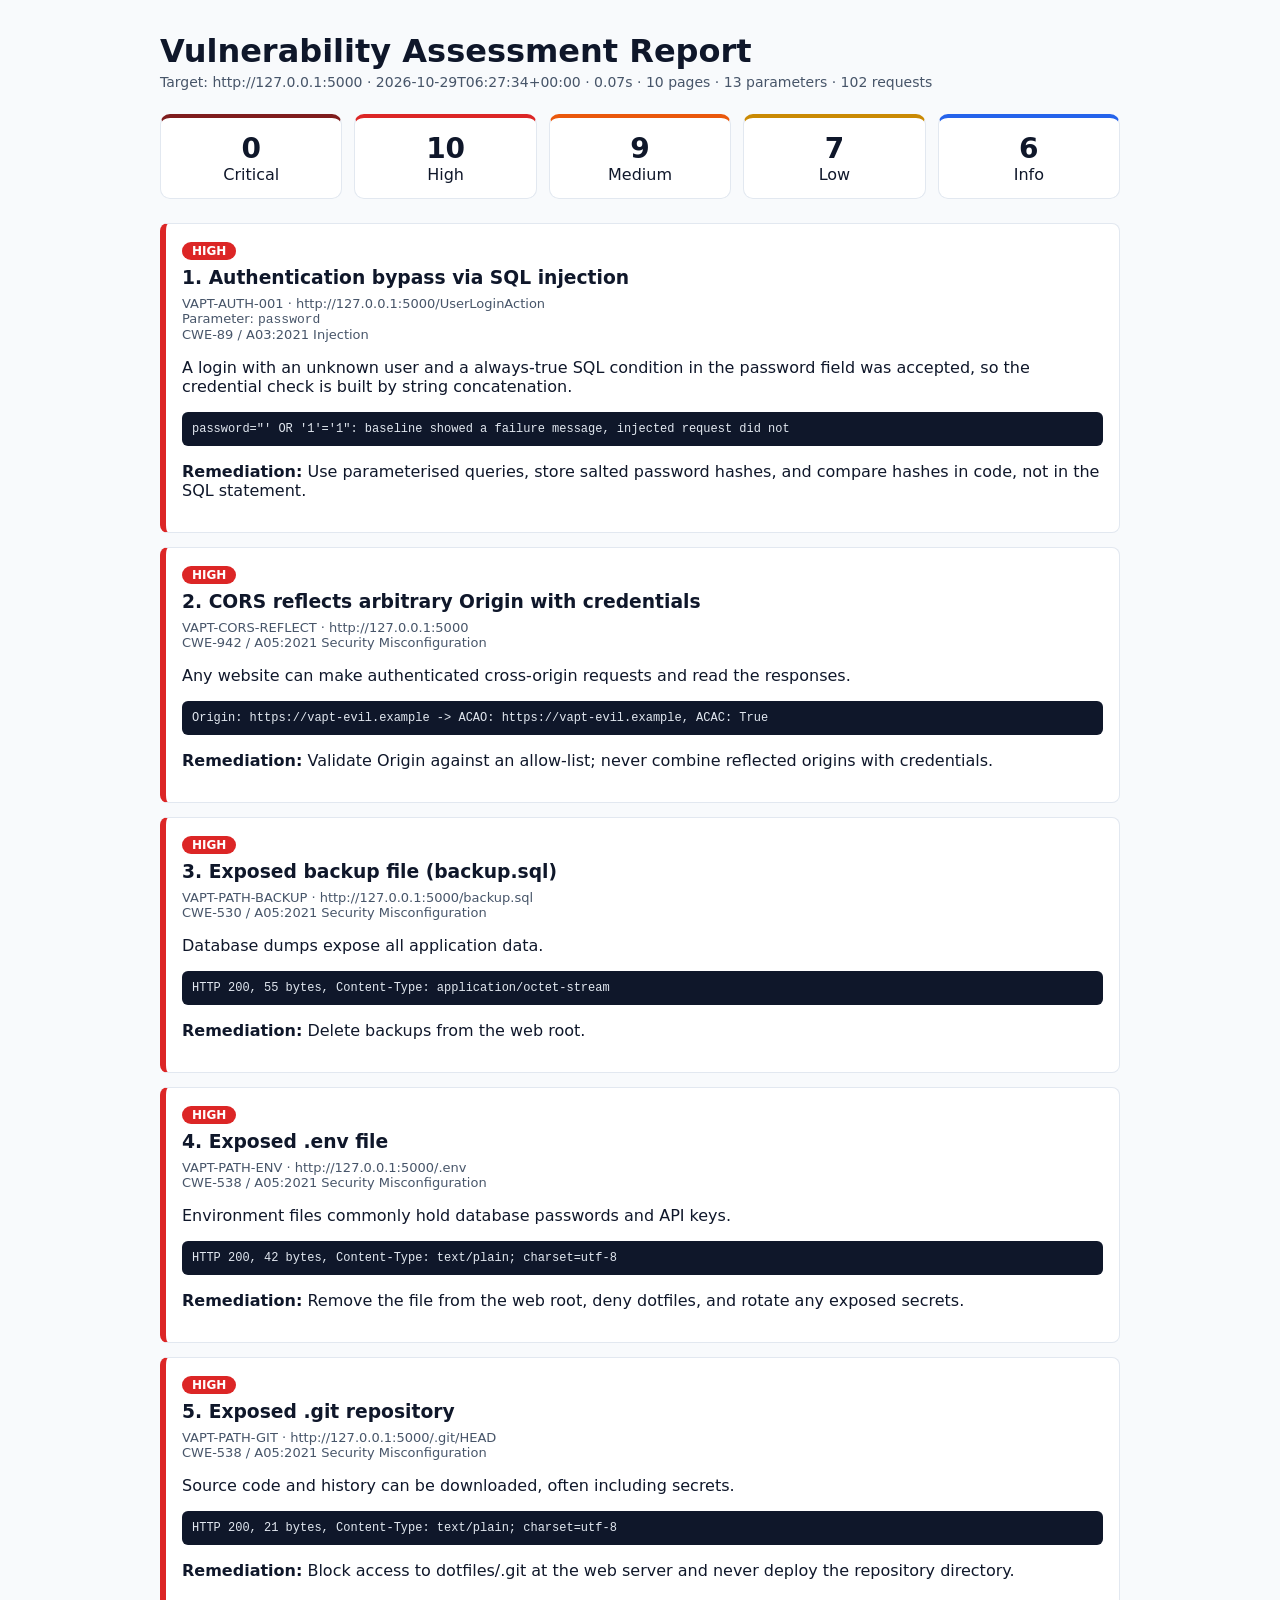
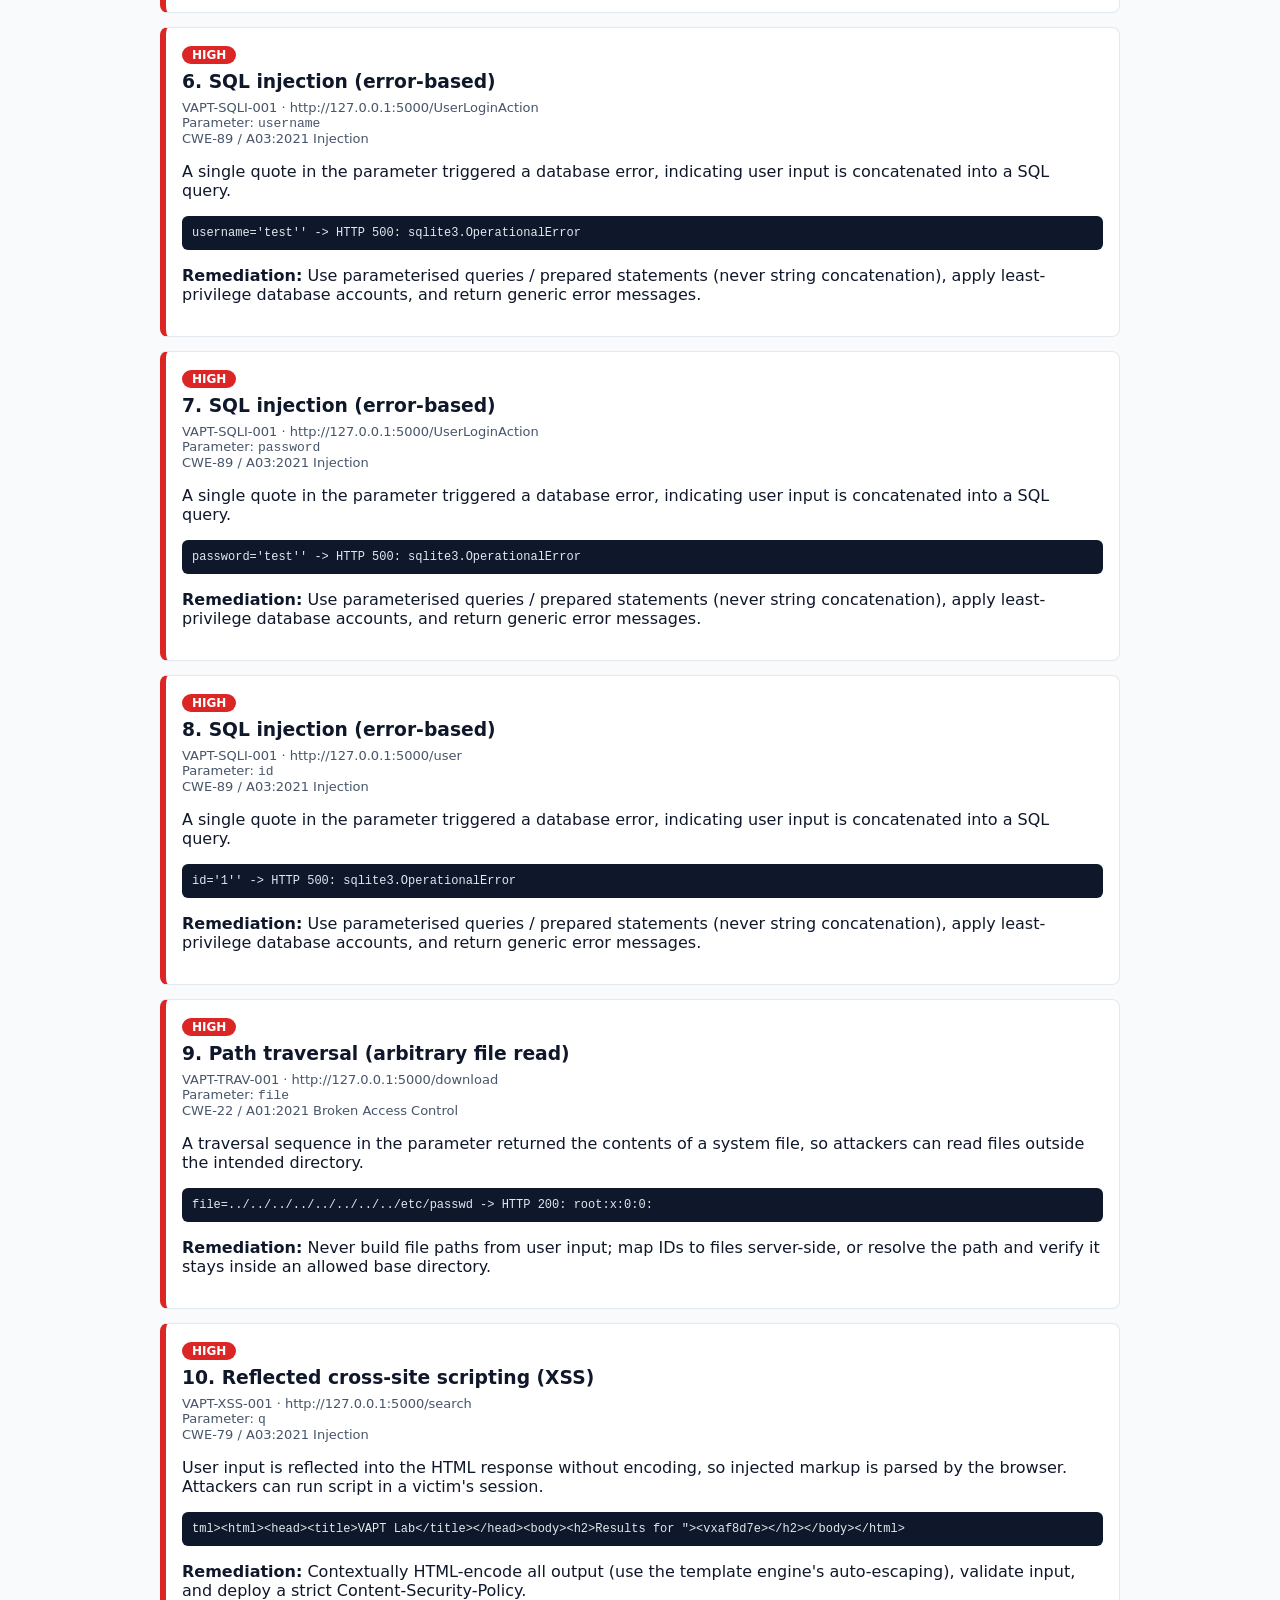
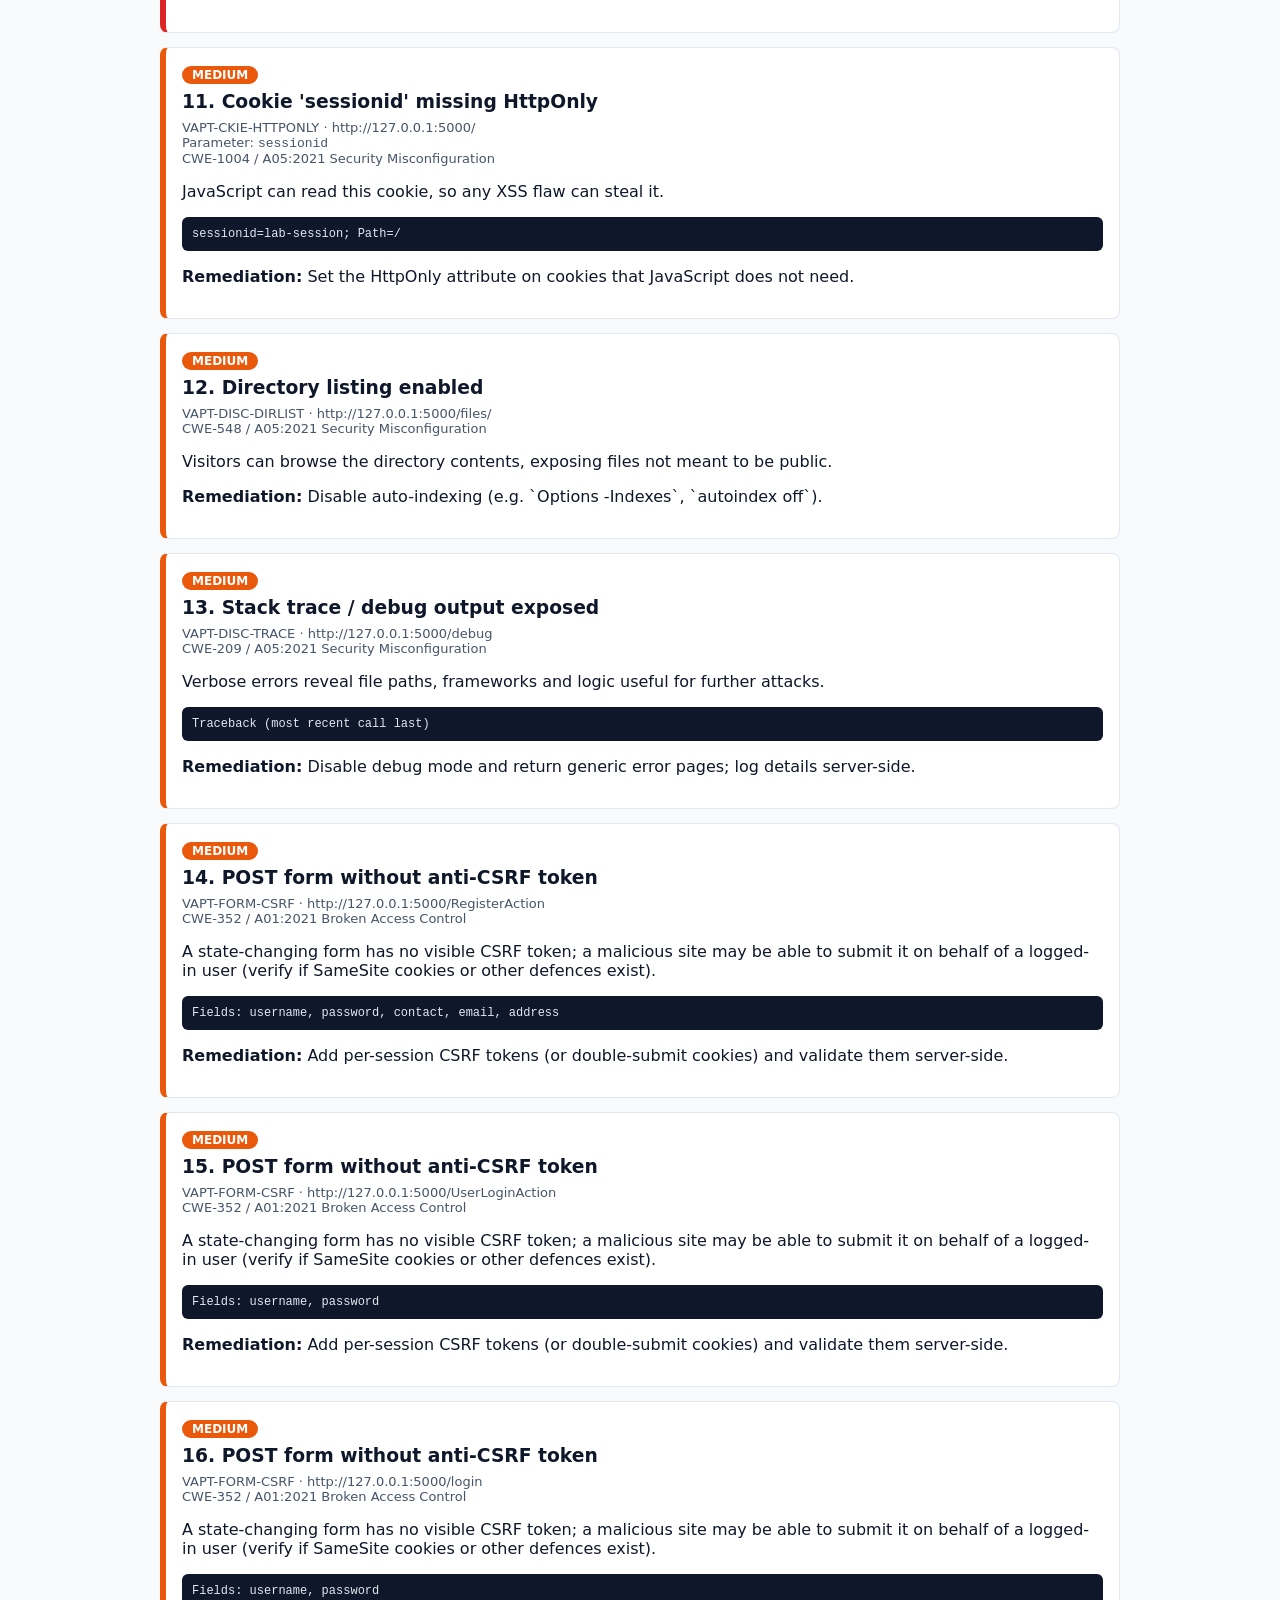
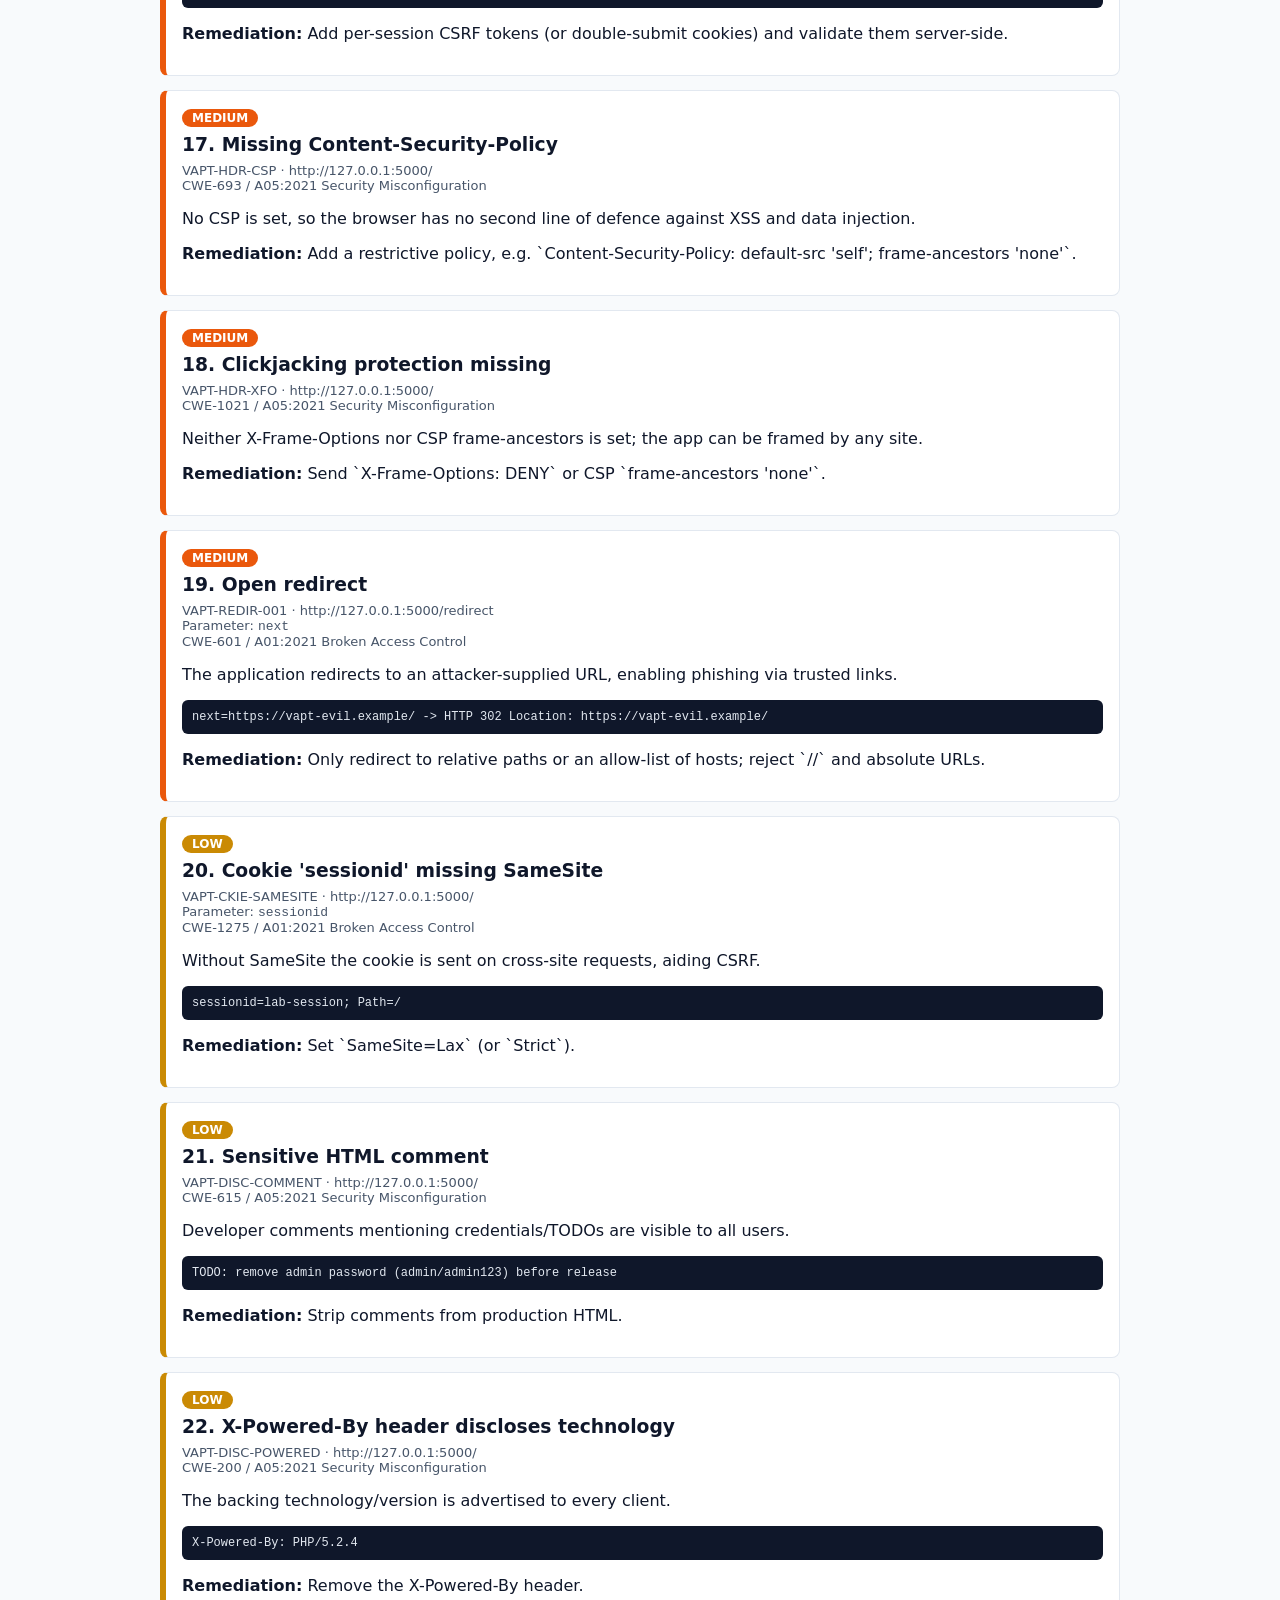
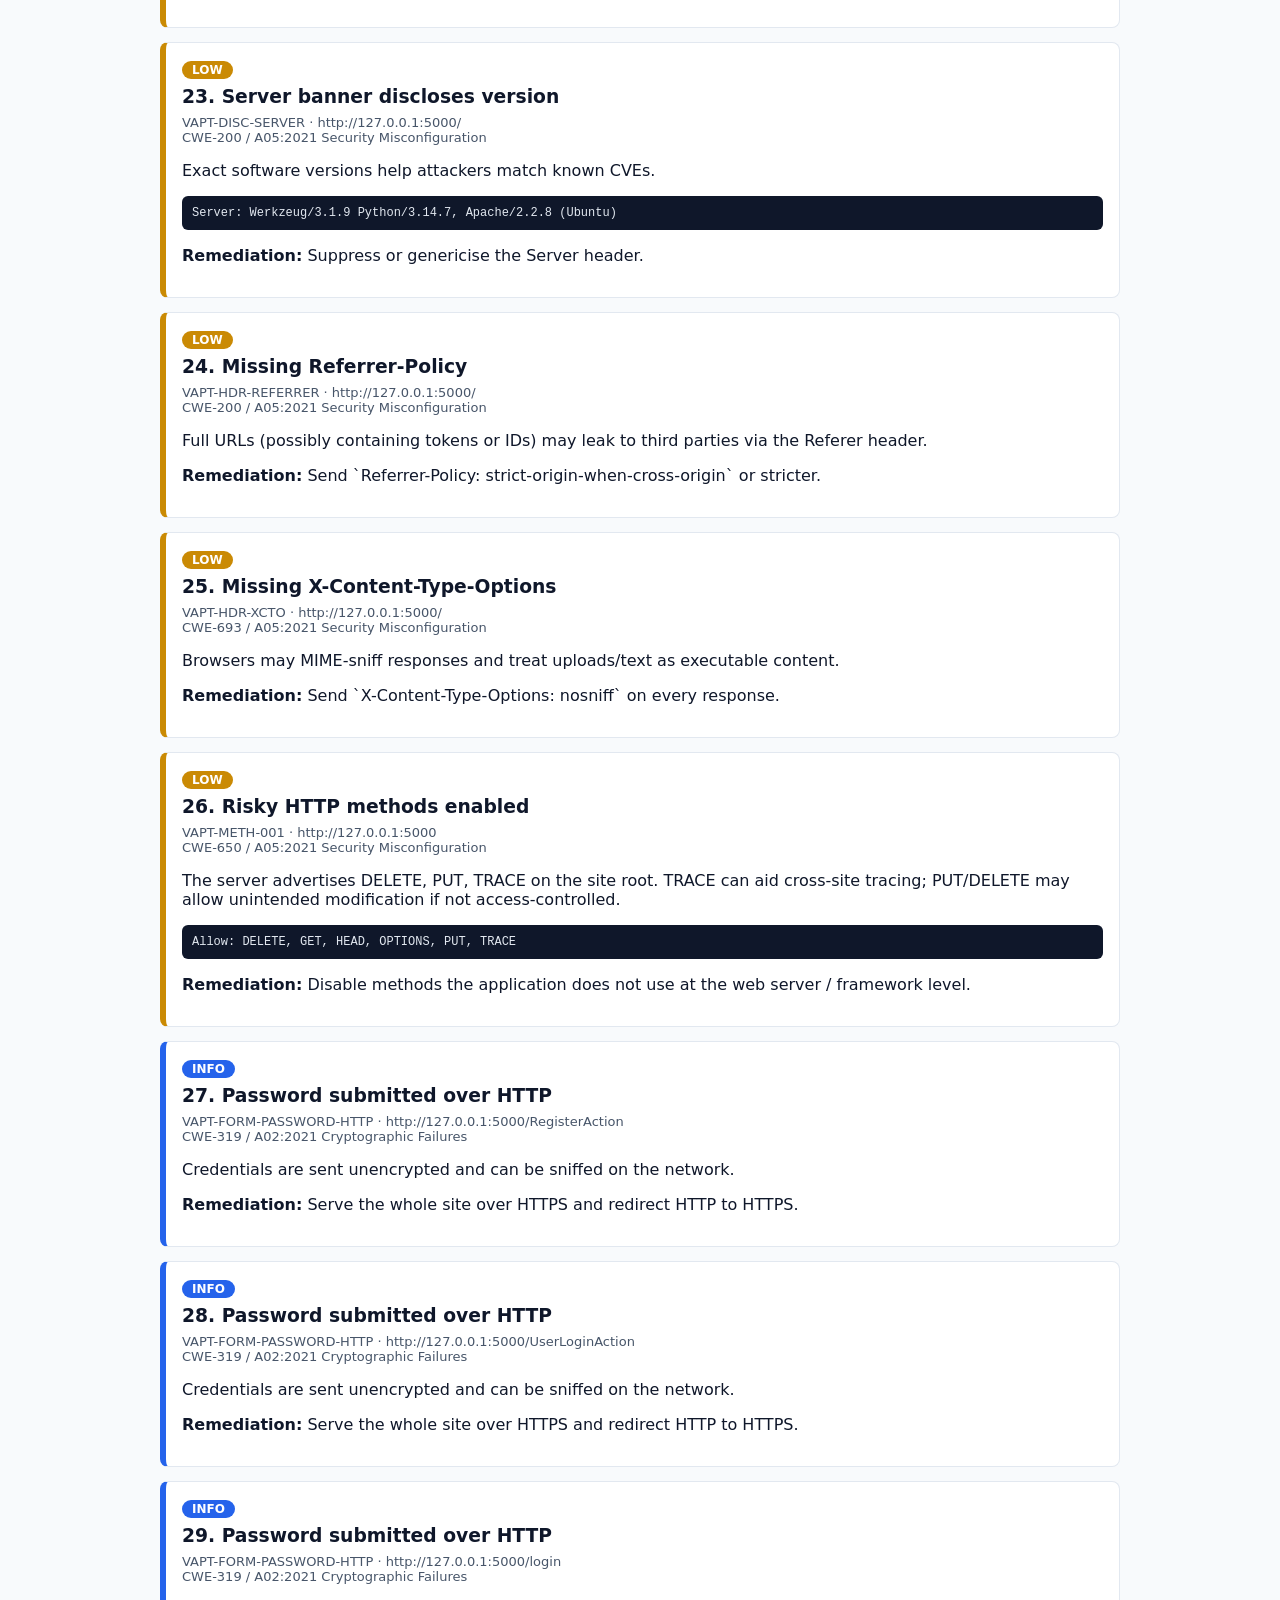
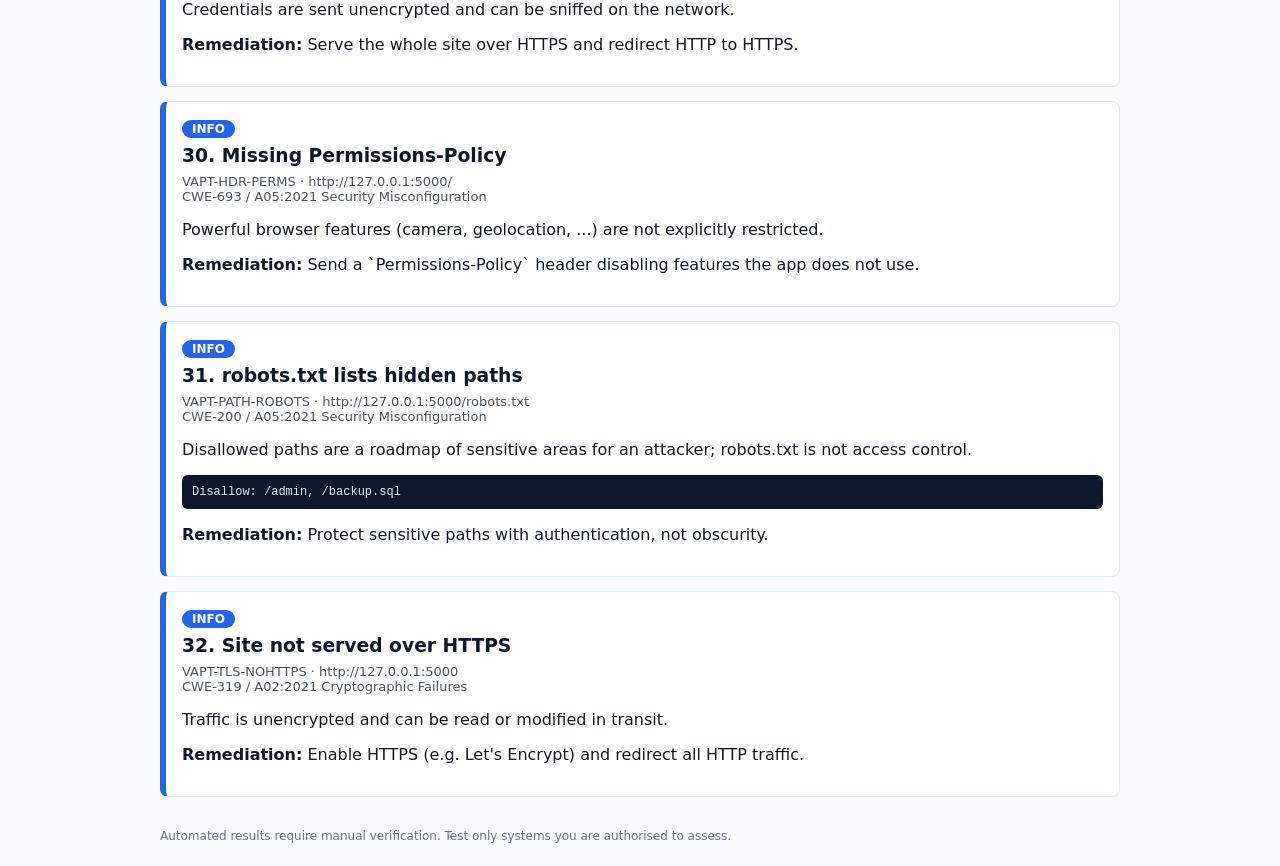
<file: sample-report/report.html>
<!doctype html><html lang="en"><head><meta charset="utf-8"><meta name="viewport" content="width=device-width,initial-scale=1"><title>VAPT Report - http://127.0.0.1:5000</title><style>
body{font-family:system-ui,sans-serif;margin:0;background:#f8fafc;color:#0f172a}
main{max-width:960px;margin:0 auto;padding:32px 20px}
h1{margin:0 0 4px}.meta{color:#475569;font-size:14px}
.cards{display:flex;gap:12px;flex-wrap:wrap;margin:24px 0}
.card{flex:1;min-width:110px;background:#fff;border-radius:10px;padding:14px;border:1px solid #e2e8f0;text-align:center}
.card b{display:block;font-size:28px}
.f{background:#fff;border:1px solid #e2e8f0;border-left-width:6px;border-radius:8px;padding:16px;margin:14px 0}
.badge{color:#fff;border-radius:999px;padding:2px 10px;font-size:12px;font-weight:600;text-transform:uppercase}
.f h3{margin:8px 0}.k{color:#475569;font-size:13px}
pre{background:#0f172a;color:#e2e8f0;padding:10px;border-radius:6px;overflow:auto;font-size:12px;white-space:pre-wrap}
footer{color:#64748b;font-size:12px;margin-top:32px}
</style></head><body><main><h1>Vulnerability Assessment Report</h1><div class="meta">Target: http://127.0.0.1:5000 &middot; 2026-10-29T06:27:34+00:00 &middot; 0.07s &middot; 10 pages &middot; 13 parameters &middot; 102 requests</div><div class="cards"><div class="card" style="border-top:4px solid #7f1d1d"><b>0</b>Critical</div><div class="card" style="border-top:4px solid #dc2626"><b>10</b>High</div><div class="card" style="border-top:4px solid #ea580c"><b>9</b>Medium</div><div class="card" style="border-top:4px solid #ca8a04"><b>7</b>Low</div><div class="card" style="border-top:4px solid #2563eb"><b>6</b>Info</div></div><div class="f" style="border-left-color:#dc2626"><span class="badge" style="background:#dc2626">high</span><h3>1. Authentication bypass via SQL injection</h3><div class="k">VAPT-AUTH-001 &middot; http://127.0.0.1:5000/UserLoginAction</div><div class="k">Parameter: <code>password</code></div><div class="k">CWE-89 / A03:2021 Injection</div><p>A login with an unknown user and a always-true SQL condition in the password field was accepted, so the credential check is built by string concatenation.</p><pre>password=&quot;&#x27; OR &#x27;1&#x27;=&#x27;1&quot;: baseline showed a failure message, injected request did not</pre><p><b>Remediation:</b> Use parameterised queries, store salted password hashes, and compare hashes in code, not in the SQL statement.</p></div><div class="f" style="border-left-color:#dc2626"><span class="badge" style="background:#dc2626">high</span><h3>2. CORS reflects arbitrary Origin with credentials</h3><div class="k">VAPT-CORS-REFLECT &middot; http://127.0.0.1:5000</div><div class="k">CWE-942 / A05:2021 Security Misconfiguration</div><p>Any website can make authenticated cross-origin requests and read the responses.</p><pre>Origin: https://vapt-evil.example -&gt; ACAO: https://vapt-evil.example, ACAC: True</pre><p><b>Remediation:</b> Validate Origin against an allow-list; never combine reflected origins with credentials.</p></div><div class="f" style="border-left-color:#dc2626"><span class="badge" style="background:#dc2626">high</span><h3>3. Exposed backup file (backup.sql)</h3><div class="k">VAPT-PATH-BACKUP &middot; http://127.0.0.1:5000/backup.sql</div><div class="k">CWE-530 / A05:2021 Security Misconfiguration</div><p>Database dumps expose all application data.</p><pre>HTTP 200, 55 bytes, Content-Type: application/octet-stream</pre><p><b>Remediation:</b> Delete backups from the web root.</p></div><div class="f" style="border-left-color:#dc2626"><span class="badge" style="background:#dc2626">high</span><h3>4. Exposed .env file</h3><div class="k">VAPT-PATH-ENV &middot; http://127.0.0.1:5000/.env</div><div class="k">CWE-538 / A05:2021 Security Misconfiguration</div><p>Environment files commonly hold database passwords and API keys.</p><pre>HTTP 200, 42 bytes, Content-Type: text/plain; charset=utf-8</pre><p><b>Remediation:</b> Remove the file from the web root, deny dotfiles, and rotate any exposed secrets.</p></div><div class="f" style="border-left-color:#dc2626"><span class="badge" style="background:#dc2626">high</span><h3>5. Exposed .git repository</h3><div class="k">VAPT-PATH-GIT &middot; http://127.0.0.1:5000/.git/HEAD</div><div class="k">CWE-538 / A05:2021 Security Misconfiguration</div><p>Source code and history can be downloaded, often including secrets.</p><pre>HTTP 200, 21 bytes, Content-Type: text/plain; charset=utf-8</pre><p><b>Remediation:</b> Block access to dotfiles/.git at the web server and never deploy the repository directory.</p></div><div class="f" style="border-left-color:#dc2626"><span class="badge" style="background:#dc2626">high</span><h3>6. SQL injection (error-based)</h3><div class="k">VAPT-SQLI-001 &middot; http://127.0.0.1:5000/UserLoginAction</div><div class="k">Parameter: <code>username</code></div><div class="k">CWE-89 / A03:2021 Injection</div><p>A single quote in the parameter triggered a database error, indicating user input is concatenated into a SQL query.</p><pre>username=&#x27;test&#x27;&#x27; -&gt; HTTP 500: sqlite3.OperationalError</pre><p><b>Remediation:</b> Use parameterised queries / prepared statements (never string concatenation), apply least-privilege database accounts, and return generic error messages.</p></div><div class="f" style="border-left-color:#dc2626"><span class="badge" style="background:#dc2626">high</span><h3>7. SQL injection (error-based)</h3><div class="k">VAPT-SQLI-001 &middot; http://127.0.0.1:5000/UserLoginAction</div><div class="k">Parameter: <code>password</code></div><div class="k">CWE-89 / A03:2021 Injection</div><p>A single quote in the parameter triggered a database error, indicating user input is concatenated into a SQL query.</p><pre>password=&#x27;test&#x27;&#x27; -&gt; HTTP 500: sqlite3.OperationalError</pre><p><b>Remediation:</b> Use parameterised queries / prepared statements (never string concatenation), apply least-privilege database accounts, and return generic error messages.</p></div><div class="f" style="border-left-color:#dc2626"><span class="badge" style="background:#dc2626">high</span><h3>8. SQL injection (error-based)</h3><div class="k">VAPT-SQLI-001 &middot; http://127.0.0.1:5000/user</div><div class="k">Parameter: <code>id</code></div><div class="k">CWE-89 / A03:2021 Injection</div><p>A single quote in the parameter triggered a database error, indicating user input is concatenated into a SQL query.</p><pre>id=&#x27;1&#x27;&#x27; -&gt; HTTP 500: sqlite3.OperationalError</pre><p><b>Remediation:</b> Use parameterised queries / prepared statements (never string concatenation), apply least-privilege database accounts, and return generic error messages.</p></div><div class="f" style="border-left-color:#dc2626"><span class="badge" style="background:#dc2626">high</span><h3>9. Path traversal (arbitrary file read)</h3><div class="k">VAPT-TRAV-001 &middot; http://127.0.0.1:5000/download</div><div class="k">Parameter: <code>file</code></div><div class="k">CWE-22 / A01:2021 Broken Access Control</div><p>A traversal sequence in the parameter returned the contents of a system file, so attackers can read files outside the intended directory.</p><pre>file=../../../../../../../../etc/passwd -&gt; HTTP 200: root:x:0:0:</pre><p><b>Remediation:</b> Never build file paths from user input; map IDs to files server-side, or resolve the path and verify it stays inside an allowed base directory.</p></div><div class="f" style="border-left-color:#dc2626"><span class="badge" style="background:#dc2626">high</span><h3>10. Reflected cross-site scripting (XSS)</h3><div class="k">VAPT-XSS-001 &middot; http://127.0.0.1:5000/search</div><div class="k">Parameter: <code>q</code></div><div class="k">CWE-79 / A03:2021 Injection</div><p>User input is reflected into the HTML response without encoding, so injected markup is parsed by the browser. Attackers can run script in a victim&#x27;s session.</p><pre>tml&gt;&lt;html&gt;&lt;head&gt;&lt;title&gt;VAPT Lab&lt;/title&gt;&lt;/head&gt;&lt;body&gt;&lt;h2&gt;Results for &quot;&gt;&lt;vxaf8d7e&gt;&lt;/h2&gt;&lt;/body&gt;&lt;/html&gt;</pre><p><b>Remediation:</b> Contextually HTML-encode all output (use the template engine&#x27;s auto-escaping), validate input, and deploy a strict Content-Security-Policy.</p></div><div class="f" style="border-left-color:#ea580c"><span class="badge" style="background:#ea580c">medium</span><h3>11. Cookie &#x27;sessionid&#x27; missing HttpOnly</h3><div class="k">VAPT-CKIE-HTTPONLY &middot; http://127.0.0.1:5000/</div><div class="k">Parameter: <code>sessionid</code></div><div class="k">CWE-1004 / A05:2021 Security Misconfiguration</div><p>JavaScript can read this cookie, so any XSS flaw can steal it.</p><pre>sessionid=lab-session; Path=/</pre><p><b>Remediation:</b> Set the HttpOnly attribute on cookies that JavaScript does not need.</p></div><div class="f" style="border-left-color:#ea580c"><span class="badge" style="background:#ea580c">medium</span><h3>12. Directory listing enabled</h3><div class="k">VAPT-DISC-DIRLIST &middot; http://127.0.0.1:5000/files/</div><div class="k">CWE-548 / A05:2021 Security Misconfiguration</div><p>Visitors can browse the directory contents, exposing files not meant to be public.</p><p><b>Remediation:</b> Disable auto-indexing (e.g. `Options -Indexes`, `autoindex off`).</p></div><div class="f" style="border-left-color:#ea580c"><span class="badge" style="background:#ea580c">medium</span><h3>13. Stack trace / debug output exposed</h3><div class="k">VAPT-DISC-TRACE &middot; http://127.0.0.1:5000/debug</div><div class="k">CWE-209 / A05:2021 Security Misconfiguration</div><p>Verbose errors reveal file paths, frameworks and logic useful for further attacks.</p><pre>Traceback (most recent call last)</pre><p><b>Remediation:</b> Disable debug mode and return generic error pages; log details server-side.</p></div><div class="f" style="border-left-color:#ea580c"><span class="badge" style="background:#ea580c">medium</span><h3>14. POST form without anti-CSRF token</h3><div class="k">VAPT-FORM-CSRF &middot; http://127.0.0.1:5000/RegisterAction</div><div class="k">CWE-352 / A01:2021 Broken Access Control</div><p>A state-changing form has no visible CSRF token; a malicious site may be able to submit it on behalf of a logged-in user (verify if SameSite cookies or other defences exist).</p><pre>Fields: username, password, contact, email, address</pre><p><b>Remediation:</b> Add per-session CSRF tokens (or double-submit cookies) and validate them server-side.</p></div><div class="f" style="border-left-color:#ea580c"><span class="badge" style="background:#ea580c">medium</span><h3>15. POST form without anti-CSRF token</h3><div class="k">VAPT-FORM-CSRF &middot; http://127.0.0.1:5000/UserLoginAction</div><div class="k">CWE-352 / A01:2021 Broken Access Control</div><p>A state-changing form has no visible CSRF token; a malicious site may be able to submit it on behalf of a logged-in user (verify if SameSite cookies or other defences exist).</p><pre>Fields: username, password</pre><p><b>Remediation:</b> Add per-session CSRF tokens (or double-submit cookies) and validate them server-side.</p></div><div class="f" style="border-left-color:#ea580c"><span class="badge" style="background:#ea580c">medium</span><h3>16. POST form without anti-CSRF token</h3><div class="k">VAPT-FORM-CSRF &middot; http://127.0.0.1:5000/login</div><div class="k">CWE-352 / A01:2021 Broken Access Control</div><p>A state-changing form has no visible CSRF token; a malicious site may be able to submit it on behalf of a logged-in user (verify if SameSite cookies or other defences exist).</p><pre>Fields: username, password</pre><p><b>Remediation:</b> Add per-session CSRF tokens (or double-submit cookies) and validate them server-side.</p></div><div class="f" style="border-left-color:#ea580c"><span class="badge" style="background:#ea580c">medium</span><h3>17. Missing Content-Security-Policy</h3><div class="k">VAPT-HDR-CSP &middot; http://127.0.0.1:5000/</div><div class="k">CWE-693 / A05:2021 Security Misconfiguration</div><p>No CSP is set, so the browser has no second line of defence against XSS and data injection.</p><p><b>Remediation:</b> Add a restrictive policy, e.g. `Content-Security-Policy: default-src &#x27;self&#x27;; frame-ancestors &#x27;none&#x27;`.</p></div><div class="f" style="border-left-color:#ea580c"><span class="badge" style="background:#ea580c">medium</span><h3>18. Clickjacking protection missing</h3><div class="k">VAPT-HDR-XFO &middot; http://127.0.0.1:5000/</div><div class="k">CWE-1021 / A05:2021 Security Misconfiguration</div><p>Neither X-Frame-Options nor CSP frame-ancestors is set; the app can be framed by any site.</p><p><b>Remediation:</b> Send `X-Frame-Options: DENY` or CSP `frame-ancestors &#x27;none&#x27;`.</p></div><div class="f" style="border-left-color:#ea580c"><span class="badge" style="background:#ea580c">medium</span><h3>19. Open redirect</h3><div class="k">VAPT-REDIR-001 &middot; http://127.0.0.1:5000/redirect</div><div class="k">Parameter: <code>next</code></div><div class="k">CWE-601 / A01:2021 Broken Access Control</div><p>The application redirects to an attacker-supplied URL, enabling phishing via trusted links.</p><pre>next=https://vapt-evil.example/ -&gt; HTTP 302 Location: https://vapt-evil.example/</pre><p><b>Remediation:</b> Only redirect to relative paths or an allow-list of hosts; reject `//` and absolute URLs.</p></div><div class="f" style="border-left-color:#ca8a04"><span class="badge" style="background:#ca8a04">low</span><h3>20. Cookie &#x27;sessionid&#x27; missing SameSite</h3><div class="k">VAPT-CKIE-SAMESITE &middot; http://127.0.0.1:5000/</div><div class="k">Parameter: <code>sessionid</code></div><div class="k">CWE-1275 / A01:2021 Broken Access Control</div><p>Without SameSite the cookie is sent on cross-site requests, aiding CSRF.</p><pre>sessionid=lab-session; Path=/</pre><p><b>Remediation:</b> Set `SameSite=Lax` (or `Strict`).</p></div><div class="f" style="border-left-color:#ca8a04"><span class="badge" style="background:#ca8a04">low</span><h3>21. Sensitive HTML comment</h3><div class="k">VAPT-DISC-COMMENT &middot; http://127.0.0.1:5000/</div><div class="k">CWE-615 / A05:2021 Security Misconfiguration</div><p>Developer comments mentioning credentials/TODOs are visible to all users.</p><pre>TODO: remove admin password (admin/admin123) before release</pre><p><b>Remediation:</b> Strip comments from production HTML.</p></div><div class="f" style="border-left-color:#ca8a04"><span class="badge" style="background:#ca8a04">low</span><h3>22. X-Powered-By header discloses technology</h3><div class="k">VAPT-DISC-POWERED &middot; http://127.0.0.1:5000/</div><div class="k">CWE-200 / A05:2021 Security Misconfiguration</div><p>The backing technology/version is advertised to every client.</p><pre>X-Powered-By: PHP/5.2.4</pre><p><b>Remediation:</b> Remove the X-Powered-By header.</p></div><div class="f" style="border-left-color:#ca8a04"><span class="badge" style="background:#ca8a04">low</span><h3>23. Server banner discloses version</h3><div class="k">VAPT-DISC-SERVER &middot; http://127.0.0.1:5000/</div><div class="k">CWE-200 / A05:2021 Security Misconfiguration</div><p>Exact software versions help attackers match known CVEs.</p><pre>Server: Werkzeug/3.1.9 Python/3.14.7, Apache/2.2.8 (Ubuntu)</pre><p><b>Remediation:</b> Suppress or genericise the Server header.</p></div><div class="f" style="border-left-color:#ca8a04"><span class="badge" style="background:#ca8a04">low</span><h3>24. Missing Referrer-Policy</h3><div class="k">VAPT-HDR-REFERRER &middot; http://127.0.0.1:5000/</div><div class="k">CWE-200 / A05:2021 Security Misconfiguration</div><p>Full URLs (possibly containing tokens or IDs) may leak to third parties via the Referer header.</p><p><b>Remediation:</b> Send `Referrer-Policy: strict-origin-when-cross-origin` or stricter.</p></div><div class="f" style="border-left-color:#ca8a04"><span class="badge" style="background:#ca8a04">low</span><h3>25. Missing X-Content-Type-Options</h3><div class="k">VAPT-HDR-XCTO &middot; http://127.0.0.1:5000/</div><div class="k">CWE-693 / A05:2021 Security Misconfiguration</div><p>Browsers may MIME-sniff responses and treat uploads/text as executable content.</p><p><b>Remediation:</b> Send `X-Content-Type-Options: nosniff` on every response.</p></div><div class="f" style="border-left-color:#ca8a04"><span class="badge" style="background:#ca8a04">low</span><h3>26. Risky HTTP methods enabled</h3><div class="k">VAPT-METH-001 &middot; http://127.0.0.1:5000</div><div class="k">CWE-650 / A05:2021 Security Misconfiguration</div><p>The server advertises DELETE, PUT, TRACE on the site root. TRACE can aid cross-site tracing; PUT/DELETE may allow unintended modification if not access-controlled.</p><pre>Allow: DELETE, GET, HEAD, OPTIONS, PUT, TRACE</pre><p><b>Remediation:</b> Disable methods the application does not use at the web server / framework level.</p></div><div class="f" style="border-left-color:#2563eb"><span class="badge" style="background:#2563eb">info</span><h3>27. Password submitted over HTTP</h3><div class="k">VAPT-FORM-PASSWORD-HTTP &middot; http://127.0.0.1:5000/RegisterAction</div><div class="k">CWE-319 / A02:2021 Cryptographic Failures</div><p>Credentials are sent unencrypted and can be sniffed on the network.</p><p><b>Remediation:</b> Serve the whole site over HTTPS and redirect HTTP to HTTPS.</p></div><div class="f" style="border-left-color:#2563eb"><span class="badge" style="background:#2563eb">info</span><h3>28. Password submitted over HTTP</h3><div class="k">VAPT-FORM-PASSWORD-HTTP &middot; http://127.0.0.1:5000/UserLoginAction</div><div class="k">CWE-319 / A02:2021 Cryptographic Failures</div><p>Credentials are sent unencrypted and can be sniffed on the network.</p><p><b>Remediation:</b> Serve the whole site over HTTPS and redirect HTTP to HTTPS.</p></div><div class="f" style="border-left-color:#2563eb"><span class="badge" style="background:#2563eb">info</span><h3>29. Password submitted over HTTP</h3><div class="k">VAPT-FORM-PASSWORD-HTTP &middot; http://127.0.0.1:5000/login</div><div class="k">CWE-319 / A02:2021 Cryptographic Failures</div><p>Credentials are sent unencrypted and can be sniffed on the network.</p><p><b>Remediation:</b> Serve the whole site over HTTPS and redirect HTTP to HTTPS.</p></div><div class="f" style="border-left-color:#2563eb"><span class="badge" style="background:#2563eb">info</span><h3>30. Missing Permissions-Policy</h3><div class="k">VAPT-HDR-PERMS &middot; http://127.0.0.1:5000/</div><div class="k">CWE-693 / A05:2021 Security Misconfiguration</div><p>Powerful browser features (camera, geolocation, ...) are not explicitly restricted.</p><p><b>Remediation:</b> Send a `Permissions-Policy` header disabling features the app does not use.</p></div><div class="f" style="border-left-color:#2563eb"><span class="badge" style="background:#2563eb">info</span><h3>31. robots.txt lists hidden paths</h3><div class="k">VAPT-PATH-ROBOTS &middot; http://127.0.0.1:5000/robots.txt</div><div class="k">CWE-200 / A05:2021 Security Misconfiguration</div><p>Disallowed paths are a roadmap of sensitive areas for an attacker; robots.txt is not access control.</p><pre>Disallow: /admin, /backup.sql</pre><p><b>Remediation:</b> Protect sensitive paths with authentication, not obscurity.</p></div><div class="f" style="border-left-color:#2563eb"><span class="badge" style="background:#2563eb">info</span><h3>32. Site not served over HTTPS</h3><div class="k">VAPT-TLS-NOHTTPS &middot; http://127.0.0.1:5000</div><div class="k">CWE-319 / A02:2021 Cryptographic Failures</div><p>Traffic is unencrypted and can be read or modified in transit.</p><p><b>Remediation:</b> Enable HTTPS (e.g. Let&#x27;s Encrypt) and redirect all HTTP traffic.</p></div><footer>Automated results require manual verification. Test only systems you are authorised to assess.</footer></main></body></html>
</file>
